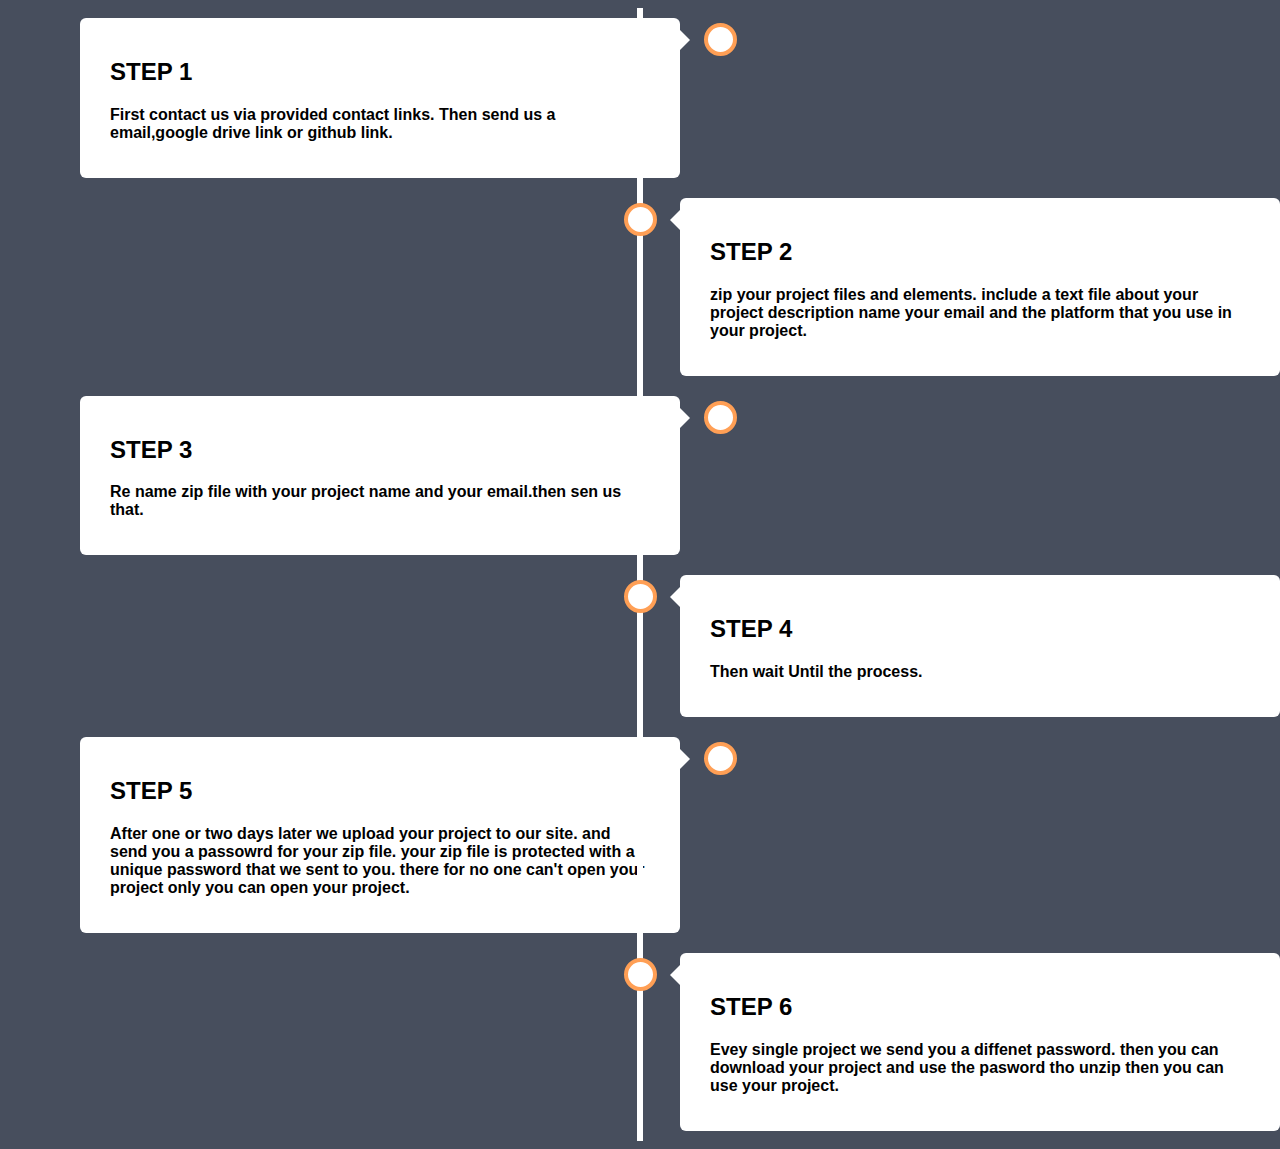
<file: how to use web site/intro.html>
<!DOCTYPE HTML>  
<html>
<head>
<title> </title>
<link rel="stylesheet" href="intro.css">
</head>
<body>
        <div class="timeline">
                <div class="container left">
                  <div class="content">
                    <h2>STEP 1</h2>
                    <p><b>First contact us via provided contact links. Then send us a email,google drive link or github link.</b></p>
                  </div>
                </div>
                <div class="container right">
                  <div class="content">
                    <h2>STEP 2</h2>
                    <p><b>zip your project files and elements. include a text file about your project description name your email and the platform that you use in your project.</b></p>
                  </div>
                </div>
                <div class="container left">
                  <div class="content">
                    <h2>STEP 3</h2>
                    <p><b>Re name zip file with your project name and your email.then sen us that.</b></p>
                  </div>
                </div>
                <div class="container right">
                  <div class="content">
                    <h2>STEP 4</h2>
                    <p><b>Then wait Until the process.<b></p>
                  </div>
                </div>
                <div class="container left">
                  <div class="content">
                    <h2>STEP 5</h2>
                    <p><b>After one or two days later we upload your project to our site. and send you a passowrd for your zip file. your zip file is protected with a unique password that we sent to you. there for no one can't open your project only you can open your project.</b></p>
                  </div>
                </div>
                <div class="container right">
                  <div class="content">
                    <h2>STEP 6</h2>
                    <p><b>Evey single project we send you a diffenet password. then you can download your project and use the pasword tho unzip then you can use your project.</b></p>
                  </div>
                </div>
              </div>
              

 


</body>
</html>
</file>
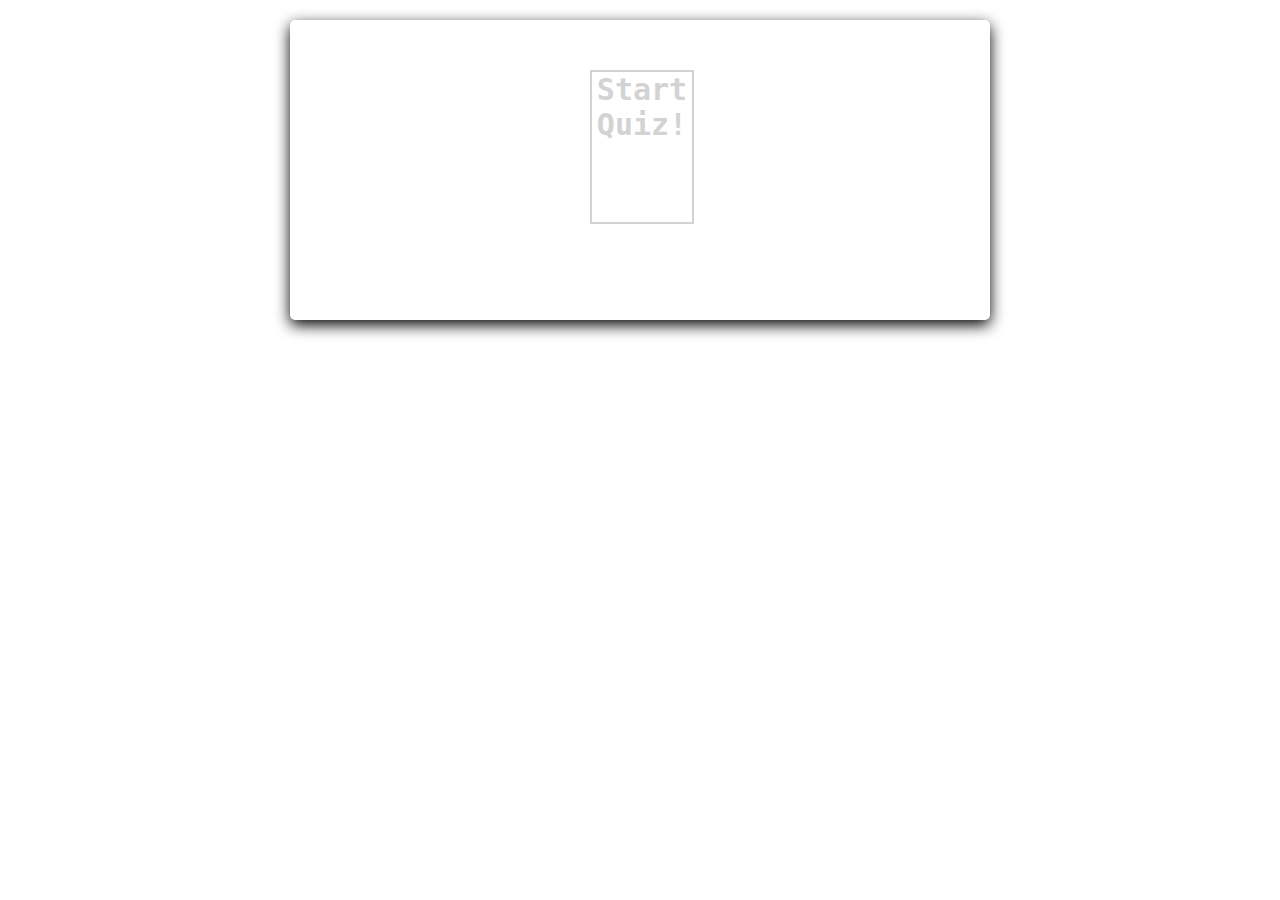
<file: webfinal/quiz/c.html>
<!DOCTYPE html>
<html lang="en">

<head>
    <meta charset="UTF-8">
    <title>Quiz</title>
    <link rel="stylesheet" href="style.css">
</head>

<body>
    <div id="container">
        <div id="start">Start Quiz!</div>
        <div id="quiz" style="display: none">
            <div id="question"></div>
            <div id="qImg"></div>
            <div id="choices">
                <div class="choice" id="A" onclick="checkAnswer('A')"></div>
                <div class="choice" id="B" onclick="checkAnswer('B')"></div>
                <div class="choice" id="C" onclick="checkAnswer('C')"></div>
            </div>
            <div id="timer">
                <div id="counter"></div>
                <div id="btimeGauge"></div>
                <div id="timeGauge"></div>
            </div>
            <div id="progress"></div>
        </div>
        <div id="scoreContainer" style="display: none"></div>
    </div>
    <script src="c.js"></script>
</body>

</html>
</file>
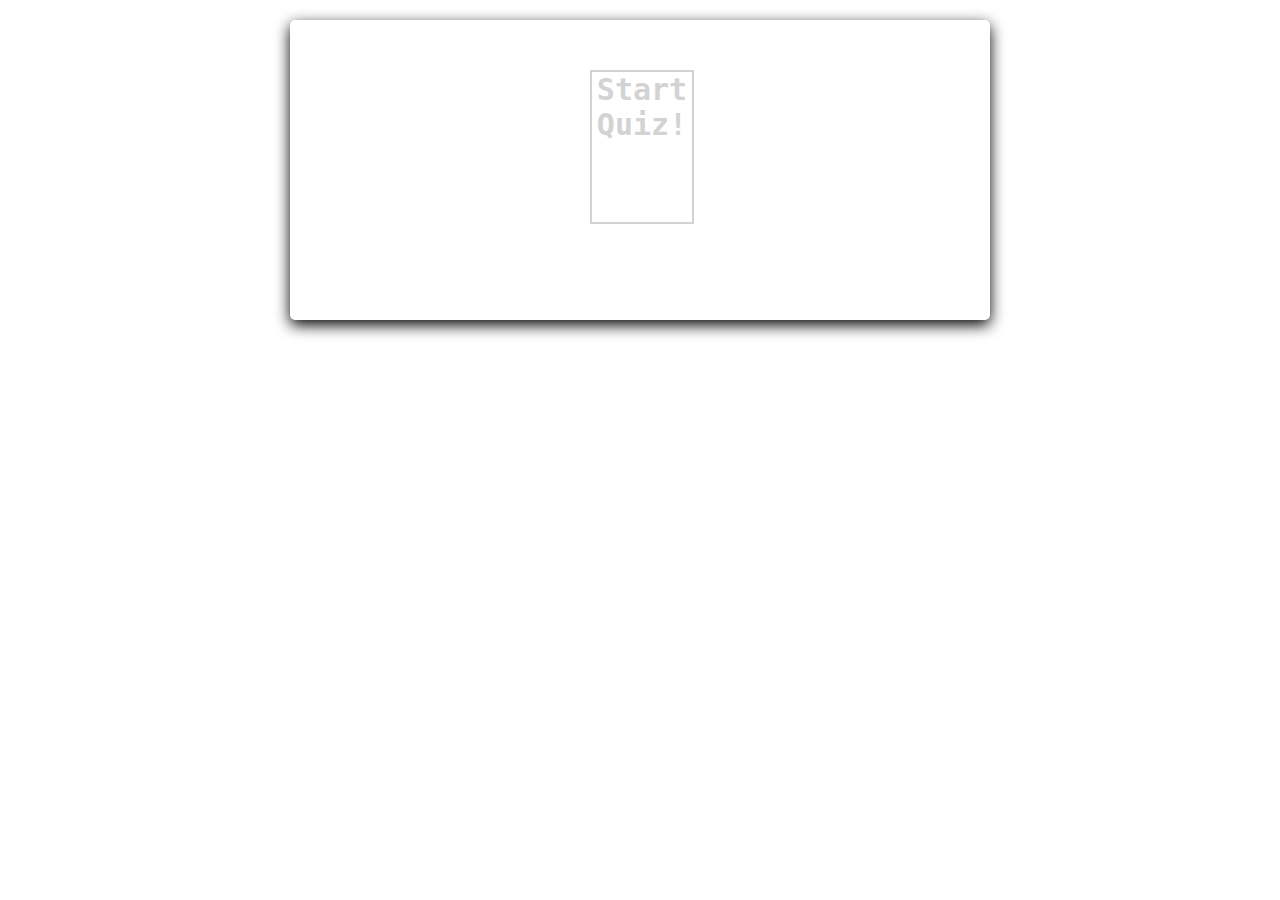
<file: webfinal/quiz/csharp.html>
<!DOCTYPE html>
<html lang="en">

<head>
    <meta charset="UTF-8">
    <title>Quiz</title>
    <link rel="stylesheet" href="style.css">
</head>

<body>
    <div id="container">
        <div id="start">Start Quiz!</div>
        <div id="quiz" style="display: none">
            <div id="question"></div>
            <div id="qImg"></div>
            <div id="choices">
                <div class="choice" id="A" onclick="checkAnswer('A')"></div>
                <div class="choice" id="B" onclick="checkAnswer('B')"></div>
                <div class="choice" id="C" onclick="checkAnswer('C')"></div>
            </div>
            <div id="timer">
                <div id="counter"></div>
                <div id="btimeGauge"></div>
                <div id="timeGauge"></div>
            </div>
            <div id="progress"></div>
        </div>
        <div id="scoreContainer" style="display: none"></div>
    </div>
    <script src="csharp.js"></script>
</body>

</html>
</file>
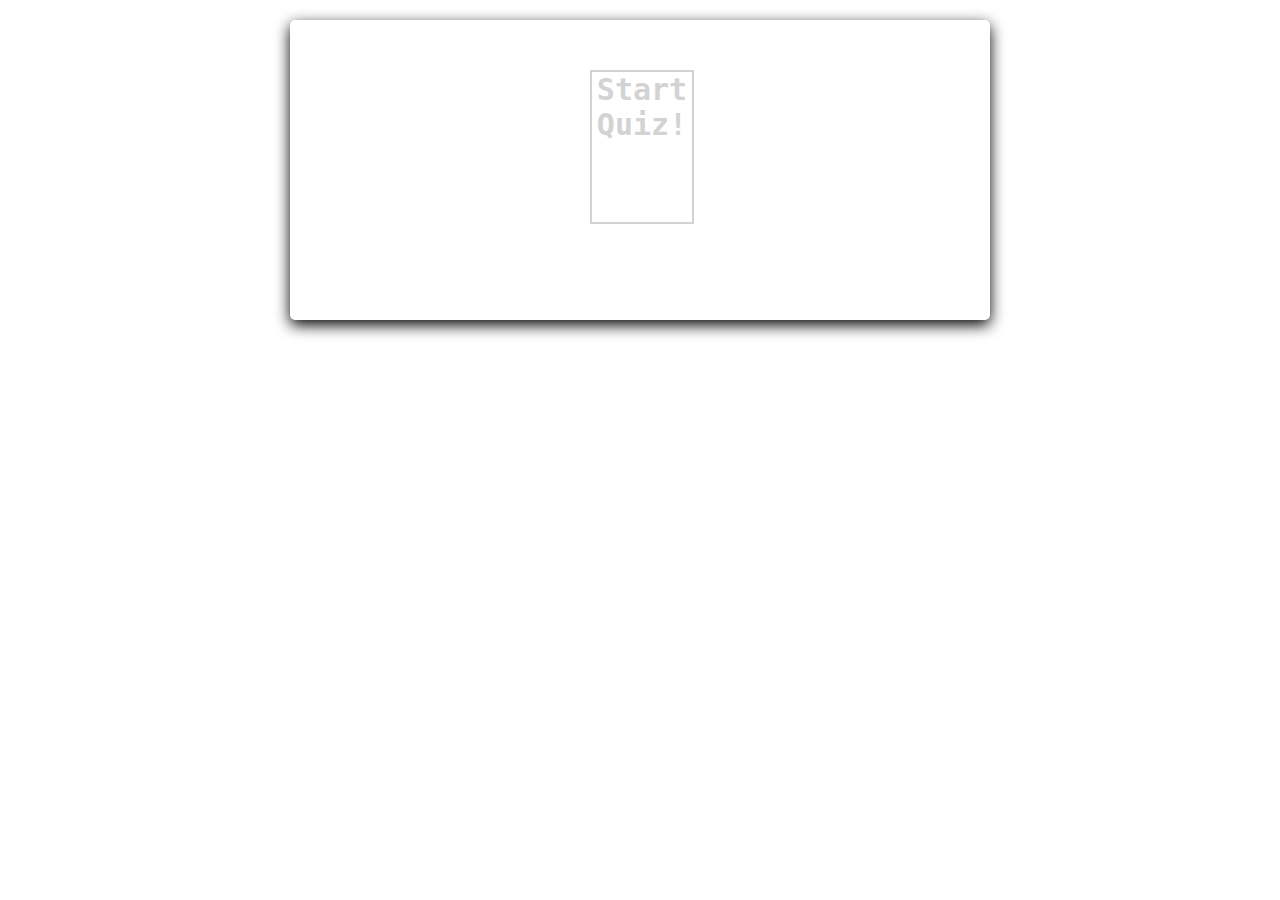
<file: webfinal/quiz/cssq.html>
<!DOCTYPE html>
<html lang="en">

<head>
    <meta charset="UTF-8">
    <title>Quiz</title>
    <link rel="stylesheet" href="style.css">
</head>

<body>
    <div id="container">
        <div id="start">Start Quiz!</div>
        <div id="quiz" style="display: none">
            <div id="question"></div>
            <div id="qImg"></div>
            <div id="choices">
                <div class="choice" id="A" onclick="checkAnswer('A')"></div>
                <div class="choice" id="B" onclick="checkAnswer('B')"></div>
                <div class="choice" id="C" onclick="checkAnswer('C')"></div>
            </div>
            <div id="timer">
                <div id="counter"></div>
                <div id="btimeGauge"></div>
                <div id="timeGauge"></div>
            </div>
            <div id="progress"></div>
        </div>
        <div id="scoreContainer" style="display: none"></div>
    </div>
    <script src="cssq.js"></script>
</body>

</html>
</file>
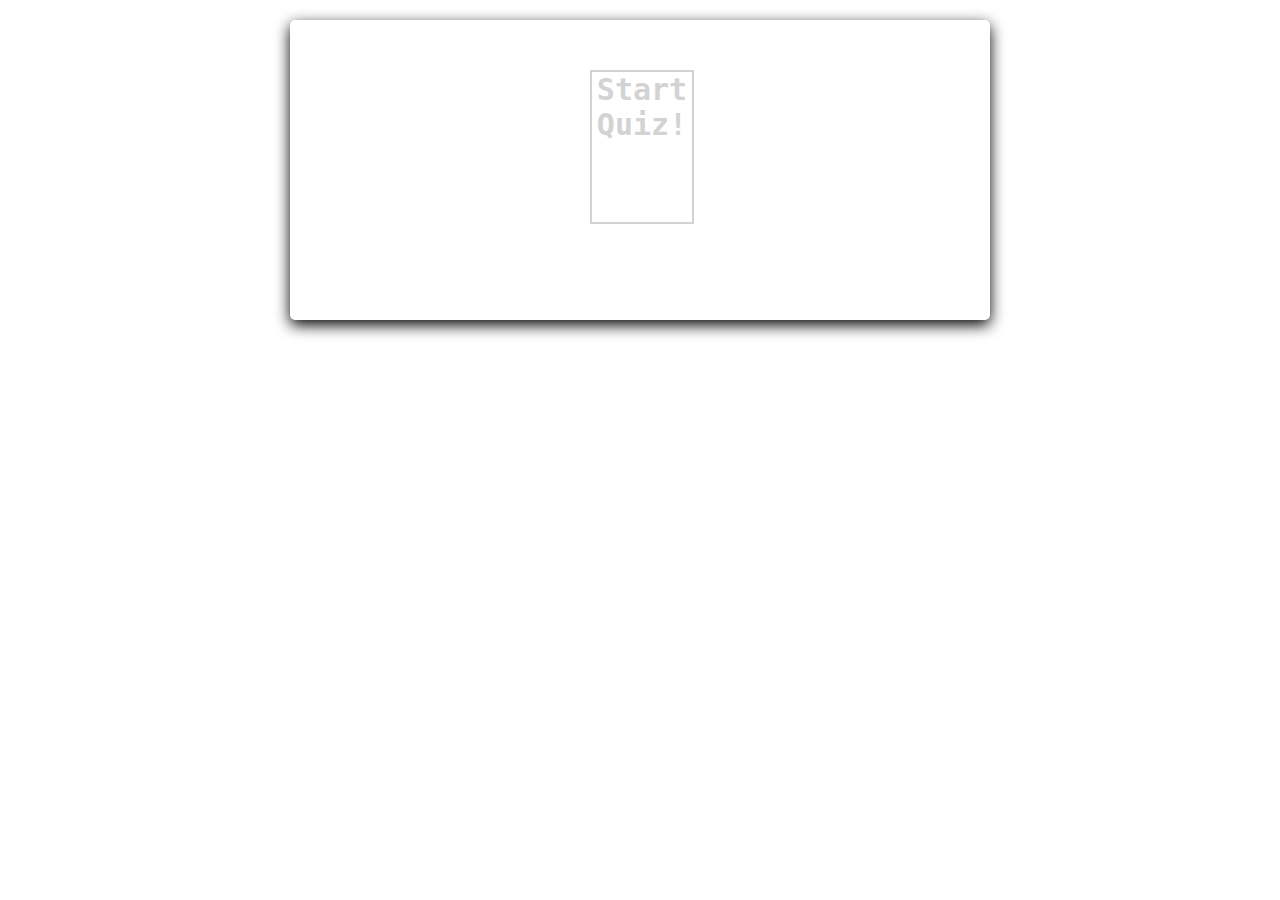
<file: webfinal/quiz/html.html>
<!DOCTYPE html>
<html lang="en">

<head>
    <meta charset="UTF-8">
    <title>Quiz</title>
    <link rel="stylesheet" href="style.css">
</head>

<body>
    <div id="container">
        <div id="start">Start Quiz!</div>
        <div id="quiz" style="display: none">
            <div id="question"></div>
            <div id="qImg"></div>
            <div id="choices">
                <div class="choice" id="A" onclick="checkAnswer('A')"></div>
                <div class="choice" id="B" onclick="checkAnswer('B')"></div>
                <div class="choice" id="C" onclick="checkAnswer('C')"></div>
            </div>
            <div id="timer">
                <div id="counter"></div>
                <div id="btimeGauge"></div>
                <div id="timeGauge"></div>
            </div>
            <div id="progress"></div>
        </div>
        <div id="scoreContainer" style="display: none"></div>
    </div>
    <script src="html.js"></script>
</body>

</html>
</file>
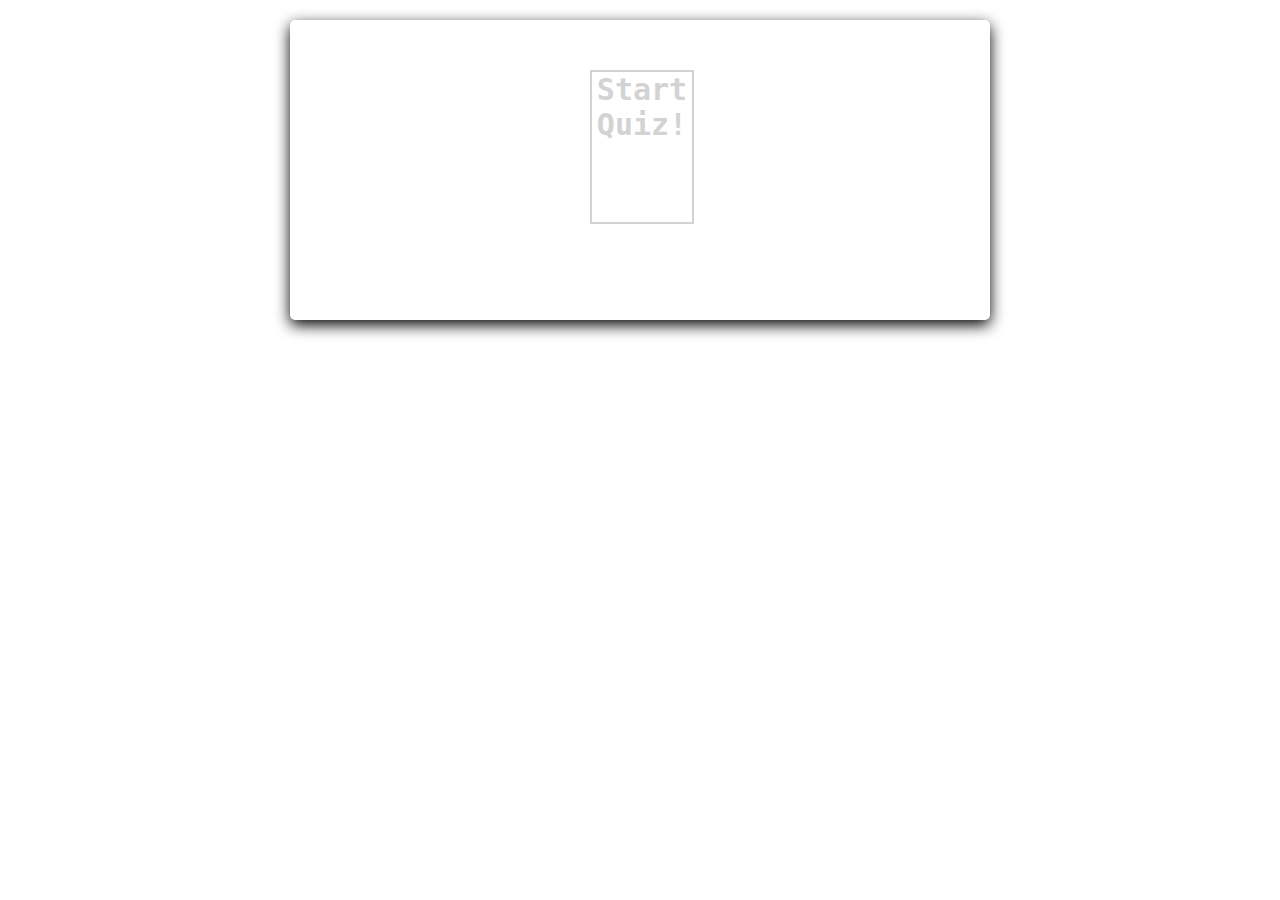
<file: webfinal/quiz/jscriptq.html>
<!DOCTYPE html>
<html lang="en">

<head>
    <meta charset="UTF-8">
    <title>Quiz</title>
    <link rel="stylesheet" href="style.css">
</head>

<body>
    <div id="container">
        <div id="start">Start Quiz!</div>
        <div id="quiz" style="display: none">
            <div id="question"></div>
            <div id="qImg"></div>
            <div id="choices">
                <div class="choice" id="A" onclick="checkAnswer('A')"></div>
                <div class="choice" id="B" onclick="checkAnswer('B')"></div>
                <div class="choice" id="C" onclick="checkAnswer('C')"></div>
            </div>
            <div id="timer">
                <div id="counter"></div>
                <div id="btimeGauge"></div>
                <div id="timeGauge"></div>
            </div>
            <div id="progress"></div>
        </div>
        <div id="scoreContainer" style="display: none"></div>
    </div>
    <script src="jscriptq.js"></script>
</body>

</html>
</file>
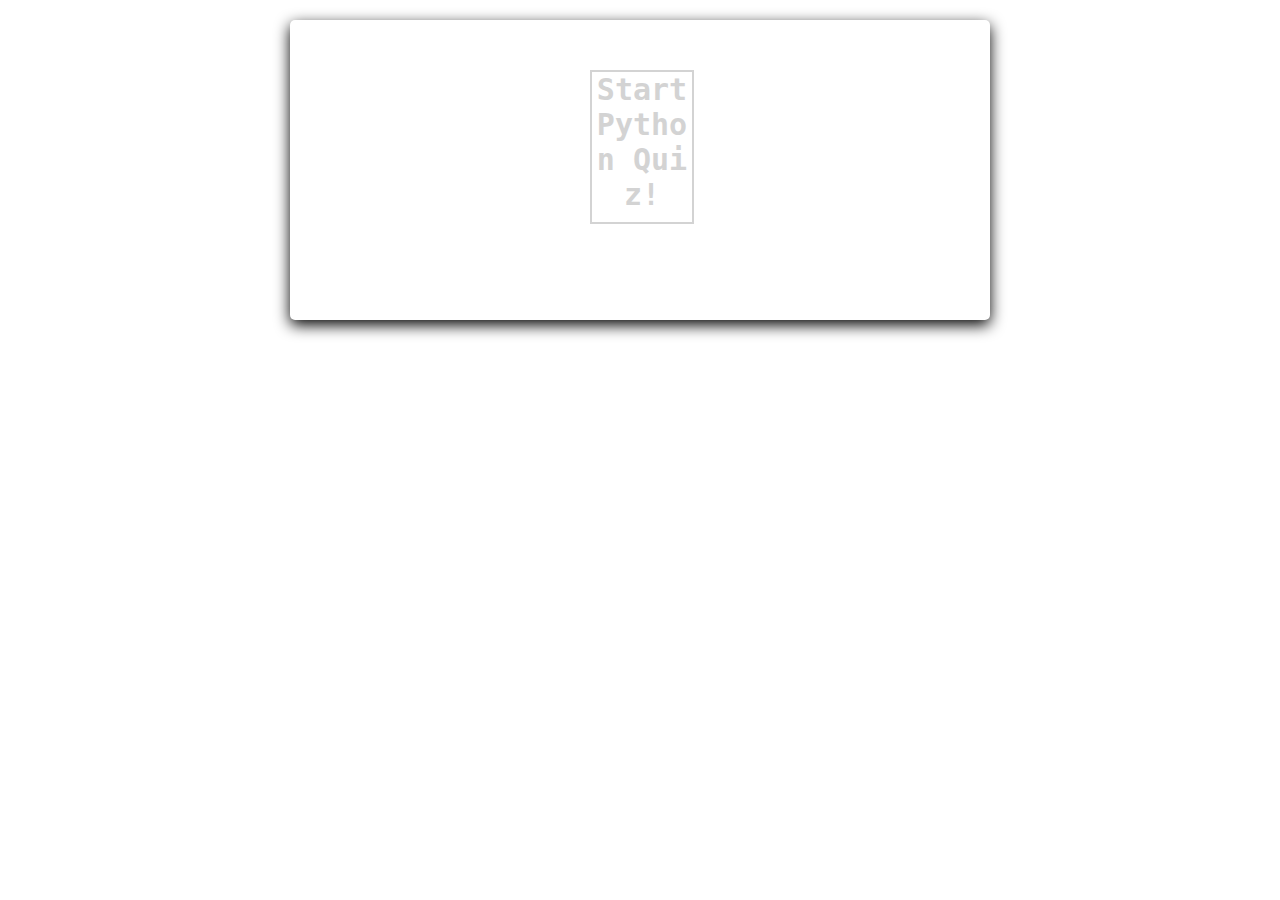
<file: webfinal/quiz/py.html>
<!DOCTYPE html>
<html lang="en">

<head>
    <meta charset="UTF-8">
    <title>Quiz</title>
    <link rel="stylesheet" href="style.css">
</head>

<body>
    <div id="container">
        <div id="start">Start Python Quiz!</div>
        <div id="quiz" style="display: none">
            <div id="question"></div>
            <div id="qImg"></div>
            <div id="choices">
                <div class="choice" id="A" onclick="checkAnswer('A')"></div>
                <div class="choice" id="B" onclick="checkAnswer('B')"></div>
                <div class="choice" id="C" onclick="checkAnswer('C')"></div>
            </div>
            <div id="timer">
                <div id="counter"></div>
                <div id="btimeGauge"></div>
                <div id="timeGauge"></div>
            </div>
            <div id="progress"></div>
        </div>
        <div id="scoreContainer" style="display: none"></div>
    </div>
    <script src="py.js"></script>
</body>

</html>
</file>
<file: how to use web site/intro.css>
<meta name="viewport" content="width=device-width, initial-scale=1.0">
<style>
* {
  box-sizing: border-box;
}

body {
  background-color: #474e5d;
  font-family: Helvetica, sans-serif;
}

/* The actual timeline (the vertical ruler) */
.timeline {
  position: relative;
  max-width: 1200px;
  margin: 0 auto;
}

/* The actual timeline (the vertical ruler) */
.timeline::after {
  content: '';
  position: absolute;
  width: 6px;
  background-color: white;
  top: 0;
  bottom: 0;
  left: 50%;
  margin-left: -3px;
}

/* Container around content */
.container {
  padding: 10px 40px;
  position: relative;
  background-color: inherit;
  width: 50%;
}

/* The circles on the timeline */
.container::after {
  content: '';
  position: absolute;
  width: 25px;
  height: 25px;
  right: -17px;
  background-color: white;
  border: 4px solid #FF9F55;
  top: 15px;
  border-radius: 50%;
  z-index: 1;
}

/* Place the container to the left */
.left {
  left: 0;
}

/* Place the container to the right */
.right {
  left: 50%;
}

/* Add arrows to the left container (pointing right) */
.left::before {
  content: " ";
  height: 0;
  position: absolute;
  top: 22px;
  width: 0;
  z-index: 1;
  right: 30px;
  border: medium solid white;
  border-width: 10px 0 10px 10px;
  border-color: transparent transparent transparent white;
}

/* Add arrows to the right container (pointing left) */
.right::before {
  content: " ";
  height: 0;
  position: absolute;
  top: 22px;
  width: 0;
  z-index: 1;
  left: 30px;
  border: medium solid white;
  border-width: 10px 10px 10px 0;
  border-color: transparent white transparent transparent;
}

/* Fix the circle for containers on the right side */
.right::after {
  left: -16px;
}

/* The actual content */
.content {
  padding: 20px 30px;
  background-color: white;
  position: relative;
  border-radius: 6px;
}

/* Media queries - Responsive timeline on screens less than 600px wide */
@media screen and (max-width: 600px) {
  /* Place the timelime to the left */
  .timeline::after {
  left: 31px;
  }
  
  /* Full-width containers */
  .container {
  width: 100%;
  padding-left: 70px;
  padding-right: 25px;
  }
  
  /* Make sure that all arrows are pointing leftwards */
  .container::before {
  left: 60px;
  border: medium solid white;
  border-width: 10px 10px 10px 0;
  border-color: transparent white transparent transparent;
  }

  /* Make sure all circles are at the same spot */
  .left::after, .right::after {
  left: 15px;
  }
  
  /* Make all right containers behave like the left ones */
  .right {
  left: 0%;
  }
}
</file>
<file: webfinal/quiz/style.css>
body{
    font-size: 20px;
    font-family: monospace;
}

#container{
    margin : 20px auto;
    background-color: white;
    height: 300px;
    width : 700px;
    border-radius: 5px;
    box-shadow: 0px 5px 15px 0px;
    position: relative;
}
#start{
    font-size: 1.5em;
    font-weight: bolder;
    word-break: break-all;
    width:100px;
    height:150px;
    border : 2px solid lightgrey;
    text-align: center;
    cursor: pointer;
    position: absolute;
    left:300px;
    top:50px;
    color : lightgrey;
}
#start:hover{
    border: 3px solid lightseagreen;
    color : lightseagreen;
}

#qImg{
    width : 200px;
    height : 200px;
    position: absolute;
    left : 0px;
    top : 0px;
}
#qImg img{
    width : 200px;
    height : 200px;
    border-top-left-radius: 5px;
}

#question{
    width:500px;
    height : 125px;
    position: absolute;
    right:0;
    top:0;
}
#question p{
    margin : 0;
    padding : 15px;
    font-size: 1.25em;
}

#choices{
    width : 480px;
    position: absolute;
    right : 0;
    top : 125px;
    padding : 10px
}
.choice{
    display: inline-block;
    width : 135px;
    text-align: center;
    border : 1px solid grey;
    border-radius: 5px;
    cursor: pointer;
    padding : 5px;
}
.choice:hover{
    border : 2px solid grey;
    font-weight: bold;
}

#timer{
    position: absolute;
    height : 100px;
    width : 200px;
    bottom : 0px;
    text-align: center;
}
#counter{
    font-size: 3em;
}
#btimeGauge{
    width : 150px;
    height : 10px;
    border-radius: 10px;
    background-color: lightgray;
    margin-left : 25px;
}
#timeGauge{
    height : 10px;
    border-radius: 10px;
    background-color: mediumseagreen;
    margin-top : -10px;
    margin-left : 25px;
}
#progress{
    width : 500px;
    position: absolute;
    bottom : 0px;
    right : 0px;
    padding:5px;
    text-align: right;
}
.prog{
    width : 25px;
    height : 25px;
    border: 1px solid #000;
    display: inline-block;
    border-radius: 50%;
    margin-left : 5px;
    margin-right : 5px;
}
#scoreContainer{
    margin : 20px auto;
    background-color: white;
    opacity: 0.8;
    height: 300px;
    width : 700px;
    border-radius: 5px;
    box-shadow: 0px 5px 15px 0px;
    position: relative;
    display: none;
}
#scoreContainer img{
    position: absolute;
    top:100px;
    left:325px;
}
#scoreContainer p{
    position: absolute;
    display: block;
    width : 59px;
    height :59px;
    top:130px;
    left:325px;
    font-size: 1.5em;
    font-weight: bold;
    text-align: center;
}
</file>
